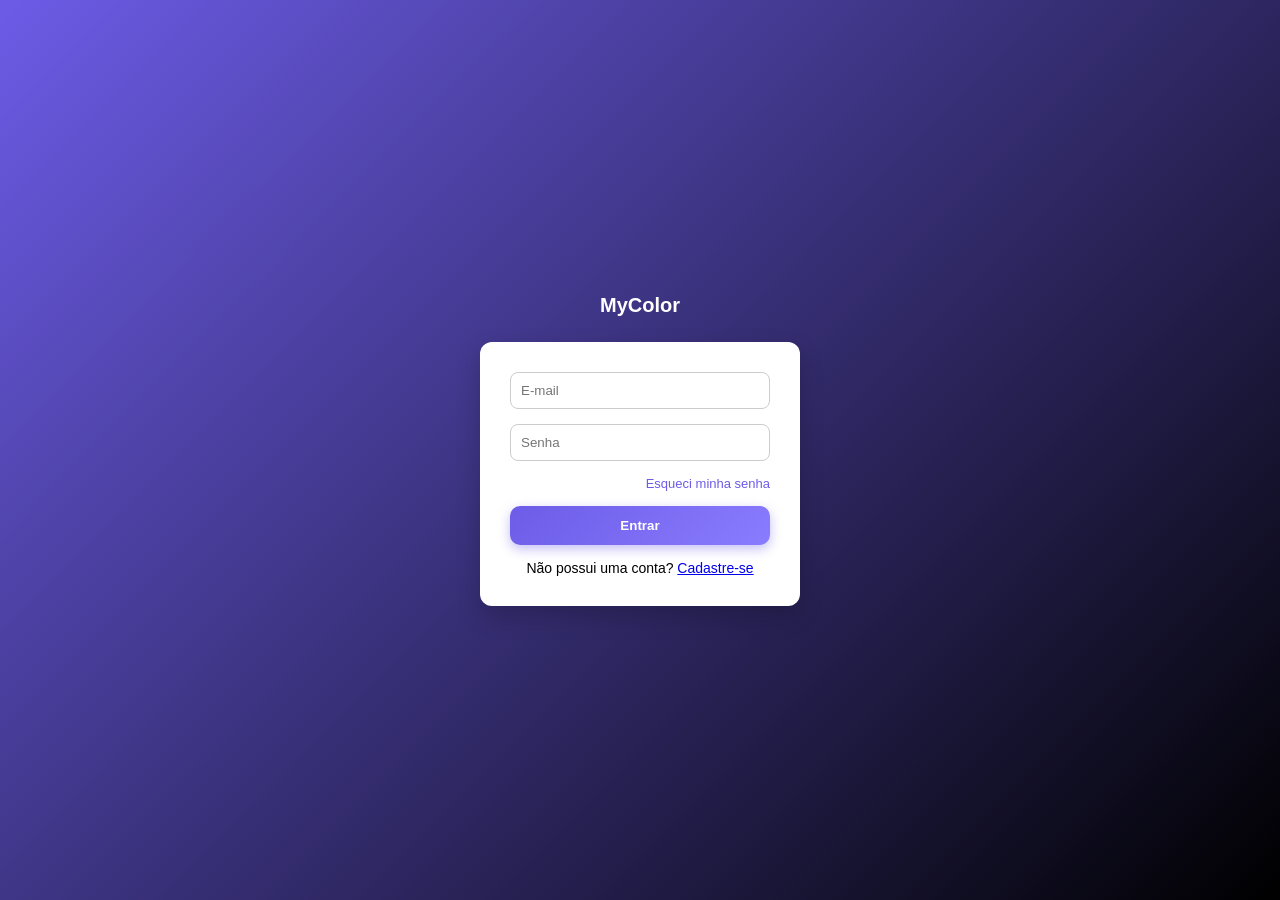
<file: index.html>
<!DOCTYPE html>
<html lang="pt-br">
<head>
<meta charset="UTF-8">
<title>MyColor - Paletas</title>
<link rel="stylesheet" href="css/style.css">

<script>

if(localStorage.getItem("usuarioLogado") !== "true"){
    window.location.href = "login.html";
}
</script>

</head>
<body>

<header class="topo">
    <div class="logo-area">
        <div class="logo-icon"></div>
        <h2 class="logo">MyColor</h2>
    </div>

    <nav class="menu">
        <a href="index.html" class="ativo">Paletas</a>
        <a href="fabrica-layout.html">Fábrica de layouts</a>
    </nav>

    <a href="#" class="menu-icon" onclick="logout()">X</a>
</header>

<section class="hero">
    <h1>Encontre a paleta ideal para seu projeto</h1>
    <p>Gere, explore e analise combinações de cores para interfaces de layouts.</p>
</section>

<main class="paletas-container">

   
    <div class="paleta-card">
        <h3>Paleta Corporativa Azul</h3>
        <div class="grupo-paletas">
            <div class="linha">
                <span style="background:#0D1B2A"></span>
                <span style="background:#1B263B"></span>
                <span style="background:#415A77"></span>
                <span style="background:#778DA9"></span>
                <span style="background:#E0E1DD"></span>
            </div>
        </div>
        <button class="btn-analisar" data-index="0">Analisar</button>
    </div>

    <div class="paleta-card">
        <h3>Paleta Escura Moderna</h3>
        <div class="grupo-paletas">
            <div class="linha">
                <span style="background:#191D32"></span>
                <span style="background:#282F44"></span>
                <span style="background:#453A49"></span>
                <span style="background:#6D3B47"></span>
                <span style="background:#F14068"></span>
            </div>
        </div>
        <button class="btn-analisar" data-index="1">Analisar</button>
    </div>

    <div class="paleta-card">
        <h3>Paleta Tech</h3>
        <div class="grupo-paletas">
            <div class="linha">
                <span style="background:#001B79"></span>
                <span style="background:#003CFF"></span>
                <span style="background:#00CFFF"></span>
                <span style="background:#00F5D4"></span>
                <span style="background:#90E0EF"></span>
            </div>
        </div>
        <button class="btn-analisar" data-index="2">Analisar</button>
    </div>

    <div class="paleta-card">
        <h3>Paleta Criativa</h3>
        <div class="grupo-paletas">
            <div class="linha">
                <span style="background:#FF0075"></span>
                <span style="background:#8338EC"></span>
                <span style="background:#FFBE0B"></span>
                <span style="background:#06D6A0"></span>
                <span style="background:#EF476F"></span>
            </div>
        </div>
        <button class="btn-analisar" data-index="3">Analisar</button>
    </div>

    
    <div class="paleta-card" style="display:flex; align-items:center; justify-content:center; min-height:280px; border:2px dashed #64748b; background:rgba(255,255,255,0.05);">
        <button onclick="abrirModalNovaPaleta()" style="background:none; border:none; font-size:80px; color:#64748b; cursor:pointer;">+</button>
    </div>

</main>

<div class="chat-btn" onclick="abrirChat()">💬</div>

<div class="chat-overlay" id="chat">
    <div class="chat-box">
        <span class="fechar" onclick="fecharChat()">✖</span>
        <div class="chat-mensagens"></div>
        <div class="chat-input">
            <input type="text" placeholder="Digite sua mensagem...">
            <button>Enviar</button>
        </div>
    </div>
</div>

<div class="modal-overlay" id="modalNovaPaleta">
    <div class="modal-content" style="max-width:560px;">
        <span class="fechar-modal" onclick="fecharModalNovaPaleta()">✖</span>
        <h2>Criar Nova Paleta</h2>
        
        <div style="margin:15px 0;">
            <input type="text" id="inputNovaCor" placeholder="#HEX" maxlength="7" style="width:180px; padding:10px;">
            <button onclick="adicionarCorPorHex()">OK</button>
        </div>
        
        <div id="novaPaletaCores" style="display:flex; gap:12px; flex-wrap:wrap; margin:20px 0; min-height:140px;"></div>
        
        <div class="modal-acoes">
            <button class="btn-primary" onclick="aplicarNovaNaFabrica()">Aplicar na Fábrica</button>
        </div>
    </div>
</div>


<div class="modal-overlay" id="modalAnalisar">
    <div class="modal-content">
        <span class="fechar-modal" onclick="fecharModal()">✖</span>
        <h2 id="modal-titulo">Nome da Paleta</h2>
        <div class="modal-paleta-grande" id="modal-cores"></div>
        <div class="modal-info">
            <div class="info-item"><strong>Harmonia:</strong> <span id="modal-harmonia"></span></div>
            <div class="info-item"><strong>Nível de Contraste:</strong> <span id="modal-contraste"></span></div>
        </div>
        <div class="modal-psicologia">
            <h3>Psicologia das Cores</h3>
            <p id="modal-psicologia"></p>
        </div>
        <div class="modal-acoes">
            <button class="btn-primary" onclick="aplicarNaFabrica()">Aplicar na Fábrica de Layouts</button>
        </div>
    </div>
</div>

<div class="chat-btn" onclick="abrirChat()">💬</div>


<div class="chat-overlay" id="chat">
    <div class="chat-box">
        <span class="fechar" onclick="fecharChat()">✖</span>
        <div class="chat-mensagens"></div>
        <div class="chat-input">
            <input type="text" placeholder="Digite sua mensagem...">
            <button>Enviar</button>
        </div>
    </div>
</div>

<script>
function abrirChat(){
    document.getElementById("chat").style.display = "flex";
}
function fecharChat(){
    document.getElementById("chat").style.display = "none";
}
function logout(){
    localStorage.removeItem("usuarioLogado");
    window.location.href = "login.html";
}
</script>
<script src="js/chat.js"></script>

<script>
function abrirChat(){ document.getElementById("chat").style.display = "flex"; }
function fecharChat(){ document.getElementById("chat").style.display = "none"; }
function logout(){ localStorage.removeItem("usuarioLogado"); window.location.href = "login.html"; }


const paletas = {
    0: { nome: "Paleta Corporativa Azul", harmonia: "Análoga + Complementar", contraste: "Excelente", psicologia: "Transmite confiança, profissionalismo e estabilidade.", cores: ["#0D1B2A", "#1B263B", "#415A77", "#778DA9", "#E0E1DD", "#3A86FF"] },
    1: { nome: "Paleta Escura Moderna", harmonia: "Complementar", contraste: "Muito Alto", psicologia: "Moderna, sofisticada e ousada.", cores: ["#191D32", "#282F44", "#453A49", "#6D3B47", "#F14068"] },
    2: { nome: "Paleta Tech", harmonia: "Triádica", contraste: "Alto", psicologia: "Inovação, futuro e energia.", cores: ["#001B79", "#003CFF", "#00CFFF", "#00F5D4", "#90E0EF"] },
    3: { nome: "Paleta Criativa", harmonia: "Análoga Vibrante", contraste: "Bom", psicologia: "Criatividade, alegria e dinamismo.", cores: ["#FF0075", "#8338EC", "#FFBE0B", "#06D6A0", "#EF476F"] }
};

let coresNovaPaleta = ["#3A86FF", "#8338EC", "#FFBE0B", "#06D6A0"];

function abrirModal(index) {
    const paleta = paletas[index];
    document.getElementById("modal-titulo").textContent = paleta.nome;
    document.getElementById("modal-harmonia").textContent = paleta.harmonia;
    document.getElementById("modal-contraste").textContent = paleta.contraste;
    document.getElementById("modal-psicologia").textContent = paleta.psicologia;

    let coresHTML = "";
    paleta.cores.forEach(cor => {
        coresHTML += `<div class="cor-item" style="background:${cor}" onclick="copiarCor('${cor}')"><span>${cor}</span></div>`;
    });
    document.getElementById("modal-cores").innerHTML = coresHTML;
    document.getElementById("modalAnalisar").style.display = "flex";
}

function fecharModal() {
    document.getElementById("modalAnalisar").style.display = "none";
}

function copiarCor(cor) {
    navigator.clipboard.writeText(cor).then(() => alert("✅ Cor " + cor + " copiada!"));
}

function aplicarNaFabrica() {
    let cores = [];
    document.querySelectorAll("#modal-cores .cor-item span").forEach(span => cores.push(span.textContent.trim()));
    localStorage.setItem("paletaSelecionada", JSON.stringify({nome: document.getElementById("modal-titulo").textContent, cores}));
    fecharModal();
    window.location.href = "fabrica-layout.html";
}

function abrirModalNovaPaleta() {
    coresNovaPaleta = ["#3A86FF", "#8338EC", "#FFBE0B", "#06D6A0"];
    document.getElementById("modalNovaPaleta").style.display = "flex";
    renderizarNovaPaleta();
}

function fecharModalNovaPaleta() {
    document.getElementById("modalNovaPaleta").style.display = "none";
}

function renderizarNovaPaleta() {
    const container = document.getElementById("novaPaletaCores");
    container.innerHTML = "";
    coresNovaPaleta.forEach((cor, i) => {
        const div = document.createElement("div");
        div.style.cssText = `background:${cor}; width:110px; height:110px; border-radius:12px; position:relative;`;
        div.innerHTML = `
            <span style="position:absolute; bottom:6px; left:6px; background:rgba(0,0,0,0.7); color:white; padding:2px 6px; font-size:11px; border-radius:4px;">${cor}</span>
            <span onclick="removerCorNova(${i}); event.stopImmediatePropagation();" style="position:absolute; top:6px; right:6px; background:#ef4444; color:white; width:22px; height:22px; border-radius:50%; display:flex; align-items:center; justify-content:center; font-size:14px; cursor:pointer;">🗑</span>
        `;
        container.appendChild(div);
    });
}

function removerCorNova(index) {
    if (coresNovaPaleta.length > 3) {
        coresNovaPaleta.splice(index, 1);
        renderizarNovaPaleta();
    } else {
        alert("A paleta deve ter pelo menos 3 cores.");
    }
}

function adicionarCorPorHex() {
    let hex = document.getElementById("inputNovaCor").value.trim().toUpperCase();
    if (!/^#[0-9A-F]{6}$/.test(hex)) {
        alert("HEX inválido! Use formato #RRGGBB");
        return;
    }
    if (!coresNovaPaleta.includes(hex)) {
        coresNovaPaleta.push(hex);
        renderizarNovaPaleta();
    }
    document.getElementById("inputNovaCor").value = "";
}

function salvarPaletaPersonalizada() {
    alert("✅ Paleta salva na sua biblioteca!");
    fecharModalNovaPaleta();
}

function aplicarNovaNaFabrica() {
    localStorage.setItem("paletaSelecionada", JSON.stringify({nome: "Minha Paleta Personalizada", cores: coresNovaPaleta}));
    fecharModalNovaPaleta();
    window.location.href = "fabrica-layout.html";
}

document.addEventListener("DOMContentLoaded", () => {
    const botoes = document.querySelectorAll(".btn-analisar");
    botoes.forEach(btn => {
        btn.addEventListener("click", () => {
            const index = parseInt(btn.getAttribute("data-index"));
            abrirModal(index);
        });
    });
});
</script>

</body>
</html>
</file>
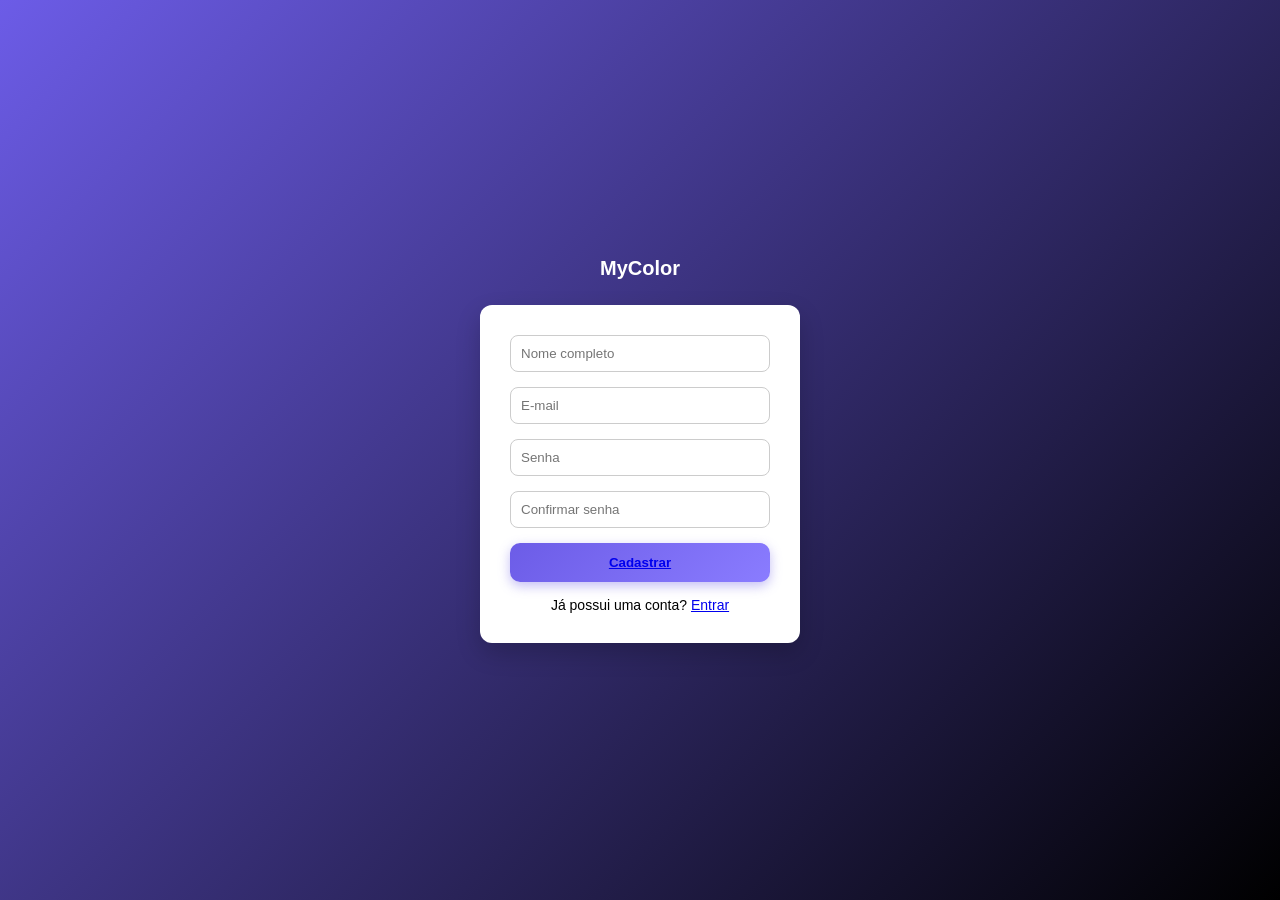
<file: cadastro.html>
<!DOCTYPE html>
<html lang="pt-br">

<head>
<meta charset="UTF-8">
<title>Cadastro - MyColor</title>

<link rel="stylesheet" href="css/style.css">

</head>

<body class="login-body">

<div class="login-container">


<h1 class="logo">MyColor</h1>

<div class="login-box">

<form>

<input type="text" placeholder="Nome completo" required>

<input type="email" placeholder="E-mail" required>

<input type="password" placeholder="Senha" required>

<input type="password" placeholder="Confirmar senha" required>

<button class="btn"><a href="index.html">Cadastrar</a></button>

<p class="cadastro">
Já possui uma conta? <a href="login.html">Entrar</a>
</p>

</form>

</div>

</div>

</body>
</html>
</file>
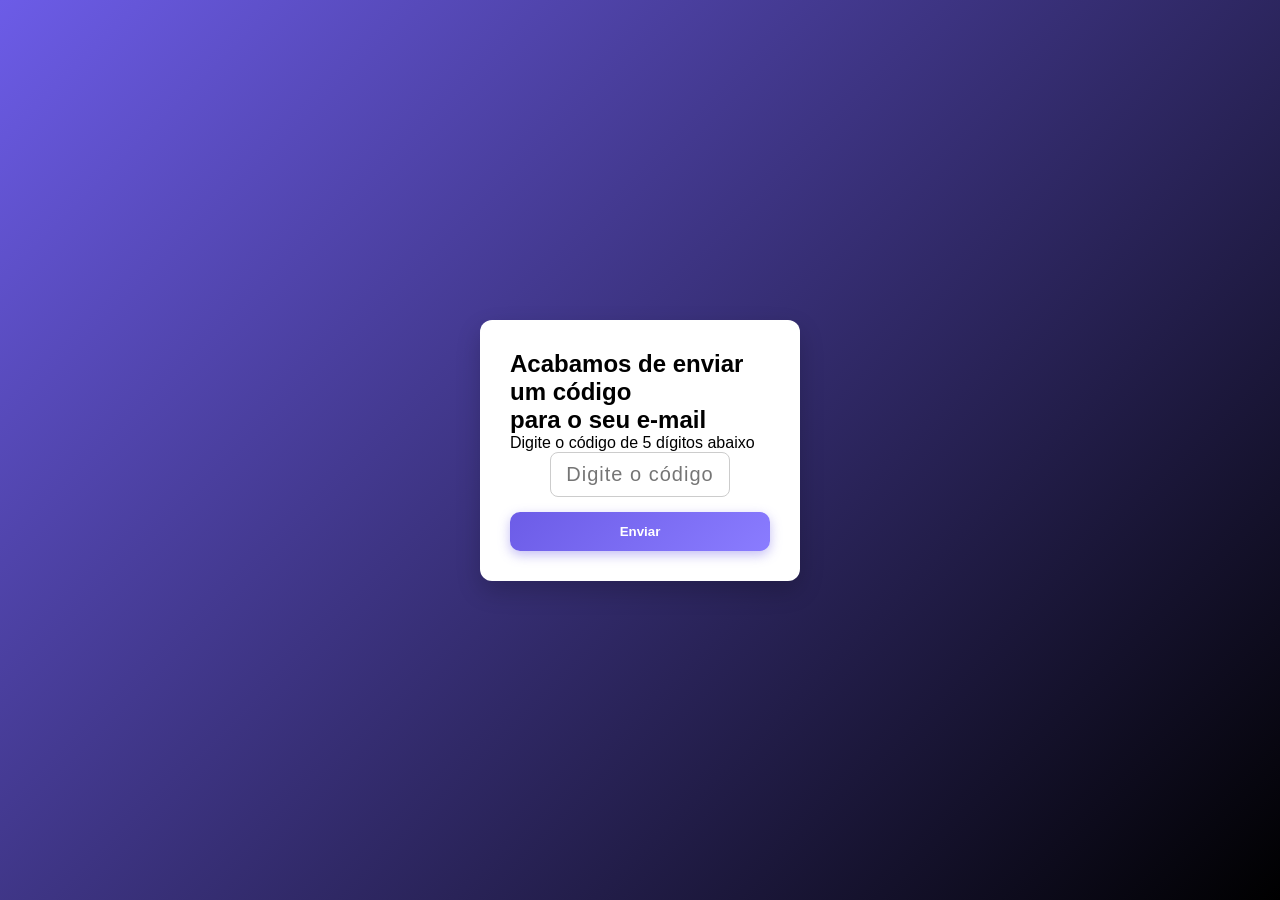
<file: codigo.html>
<!DOCTYPE html>
<html lang="pt-br">

<head>
<meta charset="UTF-8">
<title>Código</title>
<link rel="stylesheet" href="css/style.css">
</head>

<body class="login-body">

<div class="login-container">
<div class="login-box">

<h2 class="titulo">
Acabamos de enviar um código<br>
para o seu e-mail
</h2>

<p class="descricao">
Digite o código de 5 dígitos abaixo
</p>

<div class="codigo-container">
<input 
type="text" 
placeholder="Digite o código" 
maxlength="5" 
pattern="\d{5}" 
inputmode="numeric"
required
>
</div>

<form action="nova-senha.html">
<button class="btn">Enviar</button>
</form>

</div>
</div>

</body>
</html>
</file>
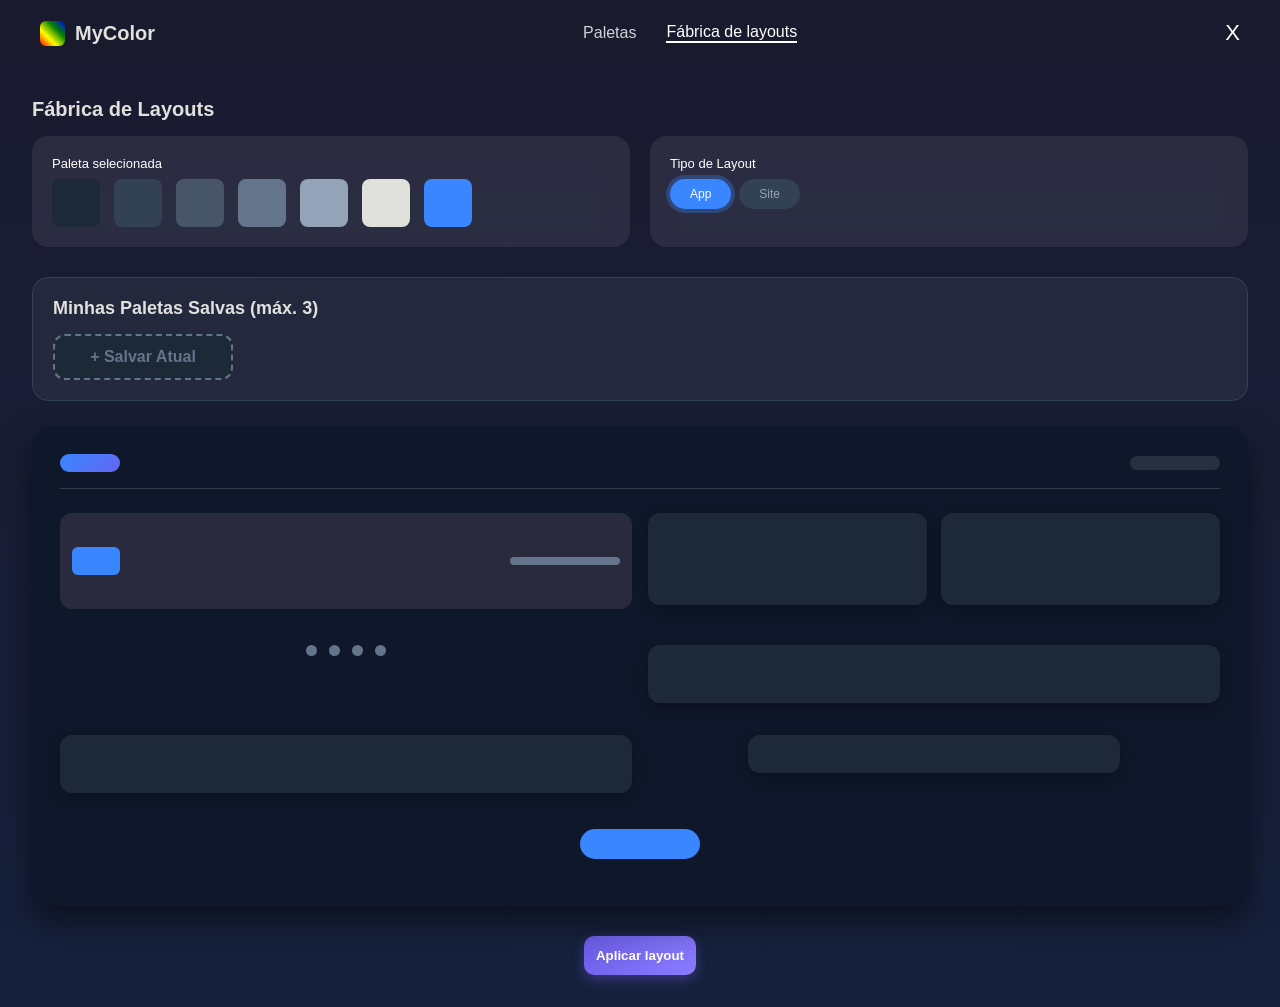
<file: fabrica-layout.html>
<!DOCTYPE html>
<html lang="pt-br">
<head>
<meta charset="UTF-8">
<title>Fábrica de Layouts - MyColor</title>
<link rel="stylesheet" href="css/style.css">
<style>

body {
    background: linear-gradient(180deg, #1a1a2e 0%, #16213e 100%);
    color: #e0e1dd;
}

.container { max-width: 1280px; margin: 0 auto; padding: 2rem; }



</style>
</head>

<body>

<header class="topo">
    <div class="logo-area">
        <div class="logo-icon"></div>
        <h2 class="logo">MyColor</h2>
    </div>

    <nav class="menu">
        <a href="index.html">Paletas</a>
        <a href="fabrica-layout.html" class="ativo">Fábrica de layouts</a>
    </nav>

    <a href="#" class="menu-icon" onclick="logout()">X</a>
</header>

<main class="container">
    <h2>Fábrica de Layouts</h2>

    <div class="painel-topo">
        <div class="box">
            <p>Paleta selecionada</p>
            <div class="paleta-fixa" id="paletaAtual"></div>
        </div>

        <div class="box">
            <p>Tipo de Layout</p>
            <div class="botoes-tipo">
                <button id="btn-app" class="ativo" onclick="mudarLayout('app')">App</button>
                <button id="btn-site" onclick="mudarLayout('site')">Site</button>
            </div>
        </div>
    </div>

    
    <div class="minhas-paletas">
        <h3>Minhas Paletas Salvas (máx. 3)</h3>
        <div class="paletas-salvas-container" id="paletasSalvasContainer"></div>
    </div>

    <div class="preview" id="previewContainer">
        <div class="preview-header">
            <div class="logo-mini"></div>
            <div class="menu-mini"></div>
        </div>
        <div class="preview-body app" id="previewBody"></div>
        <div class="preview-footer">
            <div class="btn-mini"></div>
        </div>
    </div>

    <div class="acao">
        <button class="btn-aplicar" onclick="abrirModalLayout()">Aplicar layout</button>
    </div>
</main>


<div class="modal-layout" id="modalLayout">
    <div class="modal-content-layout">
        <span class="fechar-modal-layout" onclick="fecharModalLayout()">✖</span>

        <div class="modal-header">
            <h2>Personalizar Layout</h2>
        </div>

        <div style="display: flex; gap: 24px;">
            <div class="layout-preview" id="layoutPreviewModal">
                <div class="layout-header">
                    <div class="logo-area-header">
                        <div class="logo-quadrado" data-id="logo" onclick="selecionarElemento(this)">MC</div>
                        <div class="logo-texto" data-id="logo-texto" onclick="selecionarElemento(this)">MyColor</div>
                    </div>
                    <div class="menu-mini" data-id="menu" onclick="selecionarElemento(this)">
                        <div></div><div></div><div></div>
                    </div>
                </div>

                
                <div id="modalLayoutBody" class="layout-body"></div>
            </div>

            
            <div class="paleta-lateral">
                <h4>Paleta Atual</h4>
                <div id="paletaModal"></div>
            </div>
        </div>

        <div style="text-align:center; margin-top: 24px; color:#94a3b8; font-size:14px;">
            Clique em uma área do layout → Depois clique em uma cor
        </div>
    </div>
</div>

<script>
let paletaAtual = ["#1e2937", "#334155", "#475569", "#64748b", "#94a3b8", "#e0e1dd", "#3a86ff"];
let elementoSelecionado = null;
let paletasSalvas = [];
let layoutAtual = 'app';

function carregarPaletasSalvas() {
    const salvas = localStorage.getItem("paletasSalvas");
    if (salvas) paletasSalvas = JSON.parse(salvas);
    renderizarPaletasSalvas();
}

function salvarPaleta() {
    if (paletasSalvas.length >= 3) {
        alert("Você já atingiu o máximo de 3 paletas salvas.");
        return;
    }
    const nome = prompt("Nome da paleta:", `Paleta ${paletasSalvas.length + 1}`);
    if (!nome) return;
    paletasSalvas.push({ nome: nome, cores: [...paletaAtual] });
    localStorage.setItem("paletasSalvas", JSON.stringify(paletasSalvas));
    renderizarPaletasSalvas();
}

function removerPaleta(index) {
    if (confirm("Remover esta paleta?")) {
        paletasSalvas.splice(index, 1);
        localStorage.setItem("paletasSalvas", JSON.stringify(paletasSalvas));
        renderizarPaletasSalvas();
    }
}

function selecionarPaletaSalva(index) {
    paletaAtual = [...paletasSalvas[index].cores];
    atualizarPaletaVisual();
    alert(`✅ Paleta "${paletasSalvas[index].nome}" carregada!`);
}

function renderizarPaletasSalvas() {
    const container = document.getElementById("paletasSalvasContainer");
    container.innerHTML = "";

    paletasSalvas.forEach((paleta, index) => {
        const card = document.createElement("div");
        card.className = "paleta-salva-card";
        card.innerHTML = `
            <div class="delete-btn" onclick="event.stopImmediatePropagation(); removerPaleta(${index})">×</div>
            <div class="paleta-mini">
                ${paleta.cores.slice(0,5).map(cor => `<span style="background:${cor}"></span>`).join('')}
            </div>
            <p>${paleta.nome}</p>
        `;
        card.onclick = () => selecionarPaletaSalva(index);
        container.appendChild(card);
    });

    if (paletasSalvas.length < 3) {
        const addBtn = document.createElement("div");
        addBtn.className = "paleta-salva-card";
        addBtn.style.border = "2px dashed #64748b";
        addBtn.style.display = "flex";
        addBtn.style.alignItems = "center";
        addBtn.style.justifyContent = "center";
        addBtn.style.color = "#64748b";
        addBtn.innerHTML = `<strong>+ Salvar Atual</strong>`;
        addBtn.onclick = salvarPaleta;
        container.appendChild(addBtn);
    }
}

function atualizarPaletaVisual() {
    const container = document.getElementById("paletaAtual");
    container.innerHTML = "";
    paletaAtual.forEach(cor => {
        const span = document.createElement("span");
        span.style.background = cor;
        span.style.width = "48px";
        span.style.height = "48px";
        span.style.borderRadius = "8px";
        span.style.marginRight = "8px";
        span.onclick = () => copiarCor(cor);
        container.appendChild(span);
    });
}

function abrirModalLayout() {
    document.getElementById("modalLayout").style.display = "flex";
    carregarPaletaNoModal();
    atualizarModalLayoutBody(); 
}

function carregarPaletaNoModal() {
    const container = document.getElementById("paletaModal");
    container.innerHTML = "";
    paletaAtual.forEach(cor => {
        const span = document.createElement("span");
        span.style.background = cor;
        span.onclick = () => aplicarCor(cor);
        container.appendChild(span);
    });
}

function selecionarElemento(el) {
    document.querySelectorAll('.layout-preview *').forEach(e => e.classList.remove('selecionado'));
    el.classList.add('selecionado');
    elementoSelecionado = el;
}

function aplicarCor(cor) {
    if (!elementoSelecionado) {
        alert("Selecione primeiro uma área do layout.");
        return;
    }
    elementoSelecionado.style.backgroundColor = cor;
}

function fecharModalLayout() {
    document.getElementById("modalLayout").style.display = "none";
    elementoSelecionado = null;
}

function copiarCor(cor) {
    navigator.clipboard.writeText(cor).then(() => alert("✅ Cor copiada: " + cor));
}

function logout(){
    localStorage.removeItem("usuarioLogado");
    window.location.href = "login.html";
}

function mudarLayout(tipo) {
    layoutAtual = tipo;
    
    document.querySelectorAll('.botoes-tipo button').forEach(btn => {
        btn.classList.toggle('ativo', btn.id === `btn-${tipo}`);
    });

    const previewBody = document.getElementById("previewBody");
    previewBody.className = `preview-body ${tipo}`;

    if (tipo === 'app') {
        previewBody.innerHTML = `
            <div style="background:#2a2a3e; padding:12px; border-radius:12px; display:flex; justify-content:space-between; align-items:center; margin-bottom:20px;">
                <div style="width:48px; height:28px; background:#3a86ff; border-radius:6px;"></div>
                <div style="width:110px; height:8px; background:#64748b; border-radius:9999px;"></div>
            </div>
            <div style="display:flex; gap:14px; margin-bottom:24px;">
                <div class="card-mini" style="flex:1; height:92px; background:#1e2937;"></div>
                <div class="card-mini" style="flex:1; height:92px; background:#1e2937;"></div>
            </div>
            <div style="display:flex; gap:12px; justify-content:center; margin-bottom:28px;">
                <div style="width:11px; height:11px; background:#64748b; border-radius:50%;"></div>
                <div style="width:11px; height:11px; background:#64748b; border-radius:50%;"></div>
                <div style="width:11px; height:11px; background:#64748b; border-radius:50%;"></div>
                <div style="width:11px; height:11px; background:#64748b; border-radius:50%;"></div>
            </div>
            <div class="card-mini" style="height:58px; margin-bottom:16px; background:#1e2937;"></div>
            <div class="card-mini" style="height:58px; margin-bottom:16px; background:#1e2937;"></div>
            <div class="card-mini" style="height:38px; width:65%; margin:0 auto; background:#1e2937;"></div>
        `;
    } else if (tipo === 'site') {
        previewBody.innerHTML = `
            <div style="background:#1e2937; height: 120px; border-radius: 12px; margin-bottom: 20px;"></div>
            <div style="display: grid; grid-template-columns: 2fr 1fr; gap: 20px;">
                <div class="card-mini" style="height: 180px; background:#334155;"></div>
                <div style="display: flex; flex-direction: column; gap: 16px;">
                    <div class="card-mini" style="height: 80px; background:#475569;"></div>
                    <div class="card-mini" style="height: 80px; background:#475569;"></div>
                </div>
            </div>
            <div class="card-mini" style="height: 90px; margin-top: 20px; background:#1e2937;"></div>
        `;
    } else {
        previewBody.innerHTML = `<div class="card-mini" style="height:180px; background:#1e2937;"></div>`;
    }
}

function atualizarModalLayoutBody() {
    const body = document.getElementById("modalLayoutBody");
    body.innerHTML = "";

    if (layoutAtual === 'app') {
        body.innerHTML = `
            <div class="layout-body" style="flex-direction: column; gap: 18px; background:#1a1a2e; padding:16px; border-radius:12px;">
                <div data-id="barra-superior" onclick="selecionarElemento(this)" style="background:#3a86ff; height: 32px; border-radius: 9999px; margin-bottom: 18px; width: 65%; margin-left: auto; margin-right: auto;"></div>
                <div style="display: flex; gap: 14px; align-items: center;">
                    <div class="card-principal" data-id="principal" onclick="selecionarElemento(this)" style="flex: 1; height: 110px;"><strong>Card Principal (Destaque)</strong></div>
                    <div class="card-secundario" data-id="secundario" onclick="selecionarElemento(this)" style="flex: 1; height: 110px;"><strong>Card Secundário</strong></div>
                    <div data-id="seta-direita" onclick="selecionarElemento(this)" style="width: 32px; height: 32px; background: #64748b; border-radius: 50%; display: flex; align-items: center; justify-content: center; color: white; font-size: 20px; flex-shrink: 0;">›</div>
                </div>
                <div style="display: flex; gap: 10px; justify-content: center; margin: 12px 0;">
                    <div data-id="dot1" onclick="selecionarElemento(this)" style="width: 11px; height: 11px; background: #64748b; border-radius: 50%;"></div>
                    <div data-id="dot2" onclick="selecionarElemento(this)" style="width: 11px; height: 11px; background: #64748b; border-radius: 50%;"></div>
                    <div data-id="dot3" onclick="selecionarElemento(this)" style="width: 11px; height: 11px; background: #64748b; border-radius: 50%;"></div>
                    <div data-id="dot4" onclick="selecionarElemento(this)" style="width: 11px; height: 11px; background: #64748b; border-radius: 50%;"></div>
                </div>
                <div class="info-adicional" data-id="info1" onclick="selecionarElemento(this)" style="height: 68px;"><strong>Informações Adicionais / Detalhes</strong></div>
                <div class="info-adicional" data-id="info2" onclick="selecionarElemento(this)" style="height: 68px;"><strong>Informações Adicionais / Detalhes</strong></div>
                <div data-id="barra-inferior" onclick="selecionarElemento(this)" style="background:#3a86ff; height: 32px; border-radius: 9999px; width: 45%; margin: 0 auto;"></div>
            </div>
        `;
    } else if (layoutAtual === 'site') {
        body.innerHTML = `
            <div class="layout-body" style="flex-direction: column; gap: 20px; background:#1a1a2e; padding:20px; border-radius:12px;">
                <div data-id="hero-banner" onclick="selecionarElemento(this)" style="height: 160px; background: linear-gradient(90deg, #3a86ff, #6366f1); border-radius: 12px; display: flex; align-items: center; justify-content: center; color: white; font-size: 18px;">
                    <strong>Banner Principal / Hero</strong>
                </div>
                <div style="display: grid; grid-template-columns: repeat(3, 1fr); gap: 16px;">
                    <div class="card-principal" data-id="principal1" onclick="selecionarElemento(this)" style="height: 140px;"><strong>Card 1</strong></div>
                    <div class="card-principal" data-id="principal2" onclick="selecionarElemento(this)" style="height: 140px;"><strong>Card 2</strong></div>
                    <div class="card-principal" data-id="principal3" onclick="selecionarElemento(this)" style="height: 140px;"><strong>Card 3</strong></div>
                </div>
                <div class="info-adicional" data-id="info-principal" onclick="selecionarElemento(this)" style="height: 110px;"><strong>Conteúdo Principal / Seção Grande</strong></div>
                <div class="botoes-acao" style="margin-top: 10px;">
                    <button class="btn-acao-principal" data-id="botao-principal" onclick="selecionarElemento(this)">Ação Principal</button>
                    <button class="btn-cancelar" data-id="botao-secundario" onclick="selecionarElemento(this)">Secundário</button>
                </div>
            </div>
        `;
    }
}

window.onload = () => {
    carregarPaletasSalvas();
    atualizarPaletaVisual();
    mudarLayout("app");
    
    const paletaSalva = localStorage.getItem("paletaSelecionada");
    if (paletaSalva) {
        const paleta = JSON.parse(paletaSalva);
        if (paleta.cores) {
            paletaAtual = paleta.cores.slice(0, 7);
            atualizarPaletaVisual();
        }
    }
};
</script>
</body>
</html>
</file>
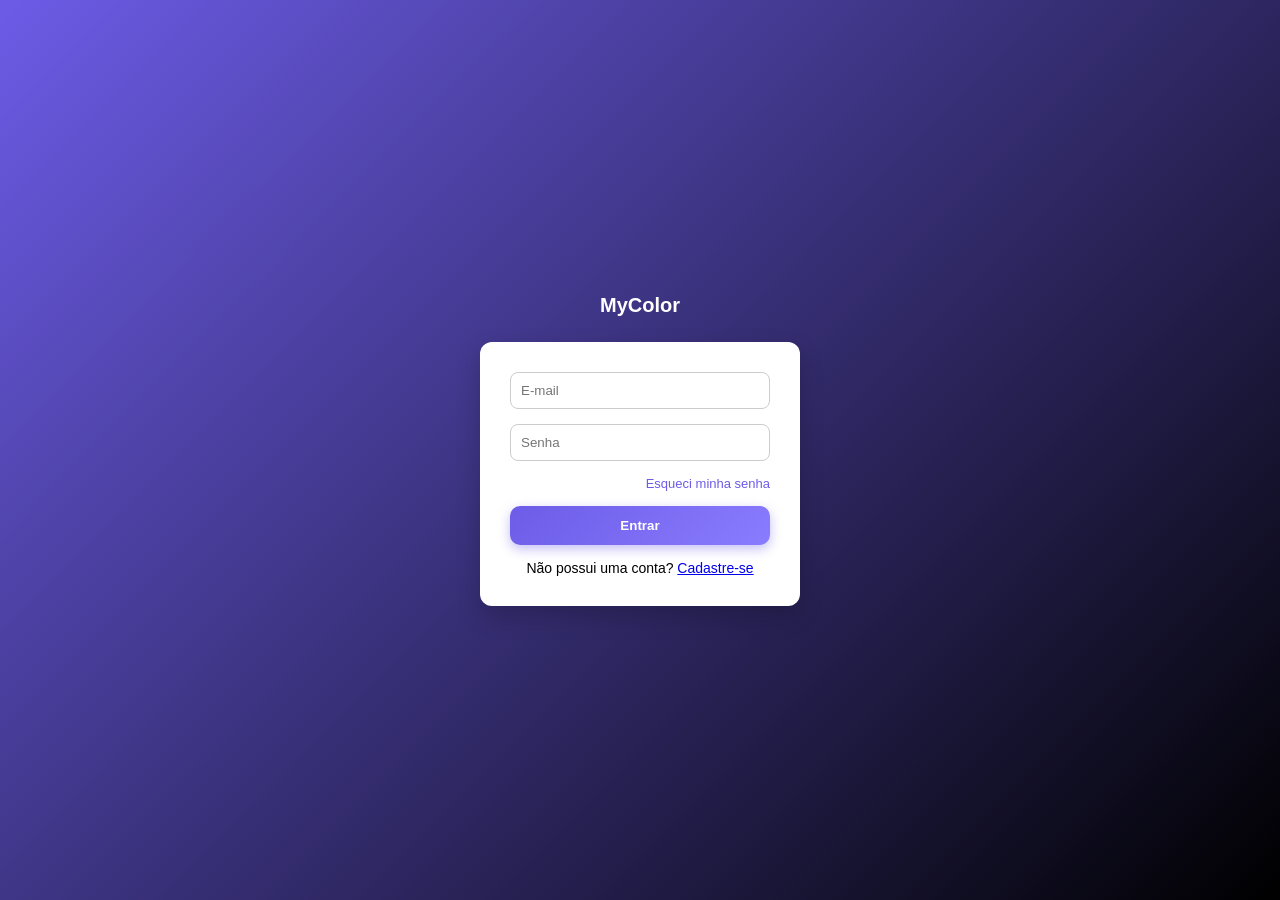
<file: login.html>
<!DOCTYPE html>
<html lang="pt-br">

<head>
<meta charset="UTF-8">
<title>Login - MyColor</title>
<link rel="stylesheet" href="css/style.css">
</head>

<body class="login-body">

<div class="login-container">

<h1 class="logo">MyColor</h1>

<div class="login-box">

<form onsubmit="login(event)">

<input type="email" id="email" placeholder="E-mail" required>

<input type="password" id="senha" placeholder="Senha" required>

<div class="links">
<a href="recuperar.html">Esqueci minha senha</a>
</div>

<button type="submit" class="btn">Entrar</button>

<p class="cadastro">
Não possui uma conta? <a href="cadastro.html">Cadastre-se</a>
</p>

</form>

</div>

</div>

<script>
function login(e){
e.preventDefault();

let email = document.getElementById("email").value;
let senha = document.getElementById("senha").value;

/* LOGIN SIMPLES */
if(email === "admin@email.com" && senha === "123456"){

    localStorage.setItem("usuarioLogado", "true");

    window.location.href = "index.html";

}else{
    alert("Email ou senha incorretos");
}
}
</script>

</body>
</html>
</file>
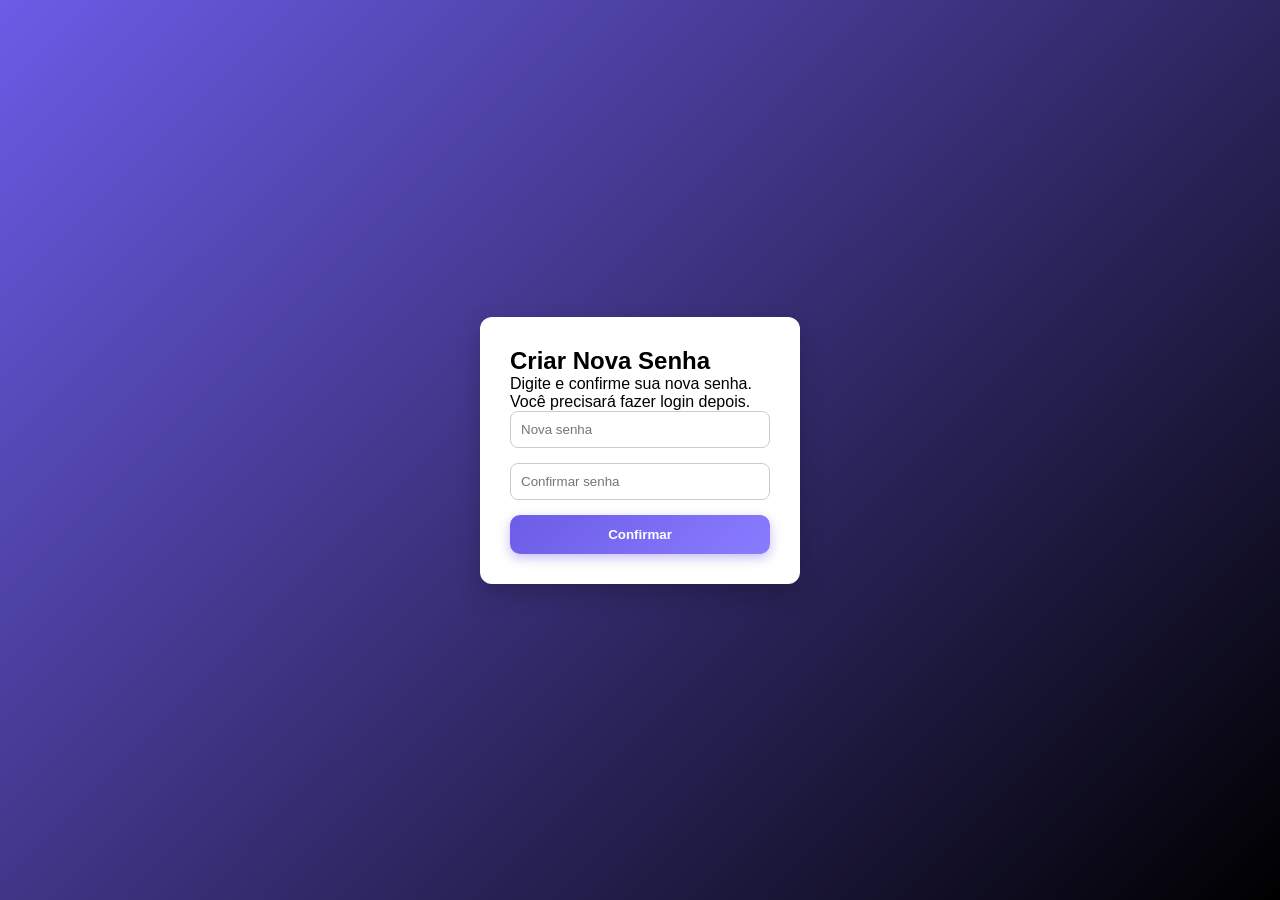
<file: nova-senha.html>
<!DOCTYPE html>
<html lang="pt-br">

<head>
<meta charset="UTF-8">
<title>Nova senha</title>
<link rel="stylesheet" href="css/style.css">
</head>

<body class="login-body">

<div class="login-container">
<div class="login-box">

<h2 class="titulo">Criar Nova Senha</h2>

<p class="descricao">
Digite e confirme sua nova senha.<br>
Você precisará fazer login depois.
</p>

<form action="index.html">

<input type="password" placeholder="Nova senha" required>

<input type="password" placeholder="Confirmar senha" required>

<button class="btn">Confirmar</button>

</form>

</div>
</div>

</body>
</html>
</file>
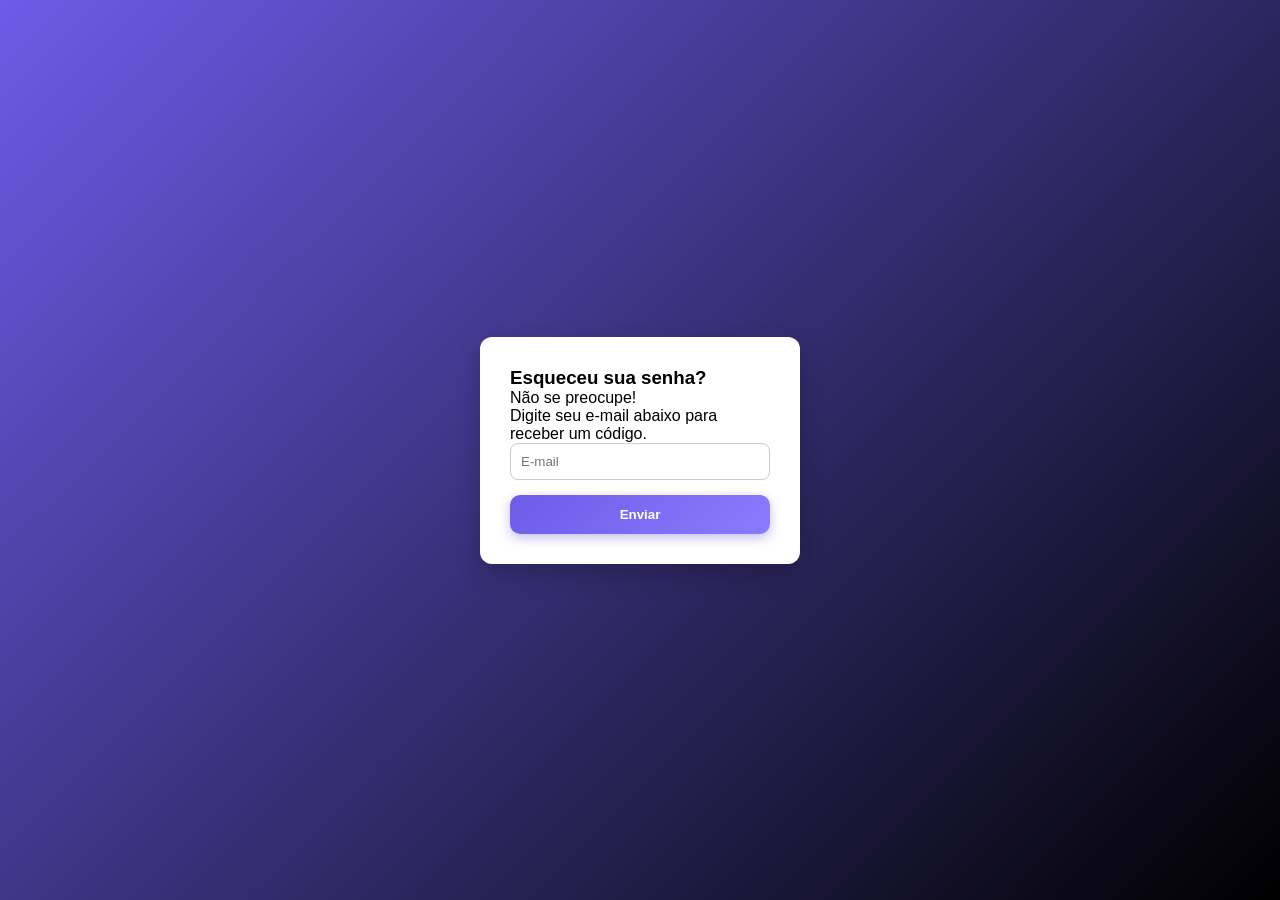
<file: recuperar.html>
<!DOCTYPE html>
<html lang="pt-br">
<head>
<meta charset="UTF-8">
<title>Recuperar Senha</title>
<link rel="stylesheet" href="css/style.css">
</head>

<body class="login-body">

<div class="login-container">

    
    <div class="login-box">

        <h3 class="titulo">Esqueceu sua senha?</h3>

        <p class="descricao">
            Não se preocupe!<br>
            Digite seu e-mail abaixo para receber um código.
        </p>

        <form action="codigo.html">
            <input type="email" placeholder="E-mail">

            <button class="btn">Enviar</button>
        </form>

    </div>

</div>

</body>
</html>
</file>
<file: css/style.css>
*{
margin:0;
padding:0;
box-sizing:border-box;
font-family:Arial, Helvetica, sans-serif;
}


body{
background:linear-gradient(135deg, #1a1f4d, #6a5ad1);
color:white;
}


.topo{
display:flex;
justify-content:space-between;
align-items:center;
padding:20px 40px;
}

.logo{
font-size:20px;
font-weight:bold;
}

.logo-area{
display:flex;
align-items:center;
gap:10px;
}

.logo-icon{
width:25px;
height:25px;
background:linear-gradient(45deg, red, yellow, green, blue);
border-radius:6px;
}

.menu{
display:flex;
align-items:center;
}

.menu a{
margin:0 15px;
color:white;
text-decoration:none;
opacity:0.8;
transition:0.2s;
}

.menu a:hover{
opacity:1;
}

.menu a.ativo{
opacity:1;
border-bottom:2px solid white;
}

.menu-icon{
font-size:22px;
cursor:pointer;
color:white;
text-decoration:none;
transition:0.2s;
}

.menu-icon:hover{
transform:scale(1.1);
}


.hero{
text-align:center;
margin-top:40px;
}

.hero h1{
font-size:32px;
margin-bottom:10px;
}

.hero p{
opacity:0.8;
margin-bottom:20px;
}

.busca{
display:flex;
justify-content:center;
margin-bottom:10px;
}

.busca input{
width:400px;
padding:12px;
border:none;
border-radius:10px 0 0 10px;
}

.busca button{
border-radius:0 10px 10px 0;
}

.exemplo{
font-size:12px;
opacity:0.7;
}

/* FILTROS */
.filtros{
display:flex;
justify-content:center;
gap:10px;
margin:20px 0;
flex-wrap:wrap;
}

.filtro{
background:rgba(255,255,255,0.2);
padding:10px 15px;
border-radius:10px;
font-size:14px;
}


.paletas-container{
display:grid;
grid-template-columns:repeat(2, 1fr);
gap:25px;
max-width:1000px;
margin:40px auto;
padding:0 20px;
}

.paleta-card{
background:#eaeaea;
color:black;
padding:20px;
border-radius:16px;
box-shadow:0 6px 15px rgba(0,0,0,0.15);
transition:0.2s;
}

.paleta-card:hover{
transform:translateY(-3px);
}

.paleta-card h3{
margin-bottom:15px;
}

.grupo-paletas{
display:flex;
flex-direction:column;
gap:10px;
margin-bottom:15px;
}

.linha{
display:flex;
gap:6px;
}

.linha span{
flex:1;
height:20px;
border-radius:6px;
}


.btn-analisar,
.btn-aplicar,
.busca button,
.login-box button,
.chat-input button{
background:linear-gradient(135deg, #6C5CE7, #8A7CFF);
color:white;
border:none;
border-radius:10px;
padding:12px;
cursor:pointer;
font-weight:bold;
transition:0.25s;
box-shadow:0 4px 12px rgba(108,92,231,0.4);
}

.btn-analisar:hover,
.btn-aplicar:hover,
.busca button:hover,
.login-box button:hover,
.chat-input button:hover{
transform:translateY(-2px);
box-shadow:0 6px 16px rgba(108,92,231,0.6);
}

.btn-analisar:active,
.btn-aplicar:active,
.busca button:active,
.login-box button:active,
.chat-input button:active{
transform:scale(0.97);
}


.container{
max-width:1000px;
margin:30px auto;
padding:0 15px;
}

.container h2{
font-size:20px;
margin-bottom:15px;
}

.painel-topo{
display:flex;
gap:15px;
margin-bottom:15px;
}

.box{
flex:1;
background:#f5f5f5;
padding:12px;
border-radius:10px;
color:black;
}

.box p{
font-size:13px;
margin-bottom:8px;
}

.paleta-fixa{
display:flex;
gap:6px;
}

.paleta-fixa span{
width:28px;
height:28px;
border-radius:6px;
}

.botoes-tipo{
display:flex;
gap:8px;
}

.botoes-tipo button{
padding:6px 12px;
border:none;
border-radius:15px;
background:#ddd;
cursor:pointer;
font-size:12px;
}

.botoes-tipo .ativo{
background:#3A86FF;
color:white;
}

/* PREVIEW */
.preview{
background:#eaeaea;
padding:15px;
border-radius:14px;
margin-bottom:15px;
color:black;
}

.preview-header{
display:flex;
justify-content:space-between;
margin-bottom:10px;
}

.logo-mini{
width:60px;
height:18px;
background:#3A86FF;
border-radius:6px;
}

.menu-mini{
width:90px;
height:14px;
background:#bbb;
border-radius:6px;
}

.preview-body{
display:grid;
grid-template-columns:1fr 1fr;
gap:10px;
margin-bottom:10px;
}

.card-mini{
height:60px;
background:#d1d1d1;
border-radius:10px;
}

.preview-footer{
display:flex;
justify-content:center;
}

.btn-mini{
width:120px;
height:30px;
background:#3A86FF;
border-radius:8px;
}

.acao{
text-align:center;
margin-top:10px;
}


.login-body{
height:100vh;
display:flex;
justify-content:center;
align-items:center;
background:linear-gradient(135deg, #6C5CE7, #000);
}

.login-container{
display:flex;
flex-direction:column;
align-items:center;
gap: 25px;
}

.login-box{
background:white;
padding:30px;
border-radius:12px;
width:320px;
box-shadow:0 10px 25px rgba(0,0,0,0.2);
color:black;
}

.login-box form{
display:flex;
flex-direction:column;
}

.login-box input{
margin-bottom:15px;
border:1px solid #ccc;
padding:10px;
border-radius:8px;
}

.links{
display:flex;
justify-content:flex-end;
margin-bottom:15px;
}

.links a{
font-size:13px;
color:#6C5CE7;
text-decoration:none;
}

.cadastro{
margin-top:15px;
font-size:14px;
text-align:center;
}


input{
border:1px solid #ccc;
border-radius:8px;
padding:10px;
}

input:focus{
outline:none;
border-color:#6C5CE7;
box-shadow:0 0 5px rgba(108,92,231,0.3);
}


.chat-btn{
position:fixed;
bottom:25px;
right:25px;
width:55px;
height:55px;
border-radius:50%;
background:linear-gradient(135deg, #6C5CE7, #8A7CFF);
display:flex;
align-items:center;
justify-content:center;
font-size:22px;
cursor:pointer;
box-shadow:0 6px 15px rgba(0,0,0,0.3);
transition:0.2s;
}

.chat-btn:hover{
transform:scale(1.1);
}

.chat-overlay{
position:fixed;
top:0;
left:0;
width:100%;
height:100%;
background:rgba(0,0,0,0.5);
display:none;
justify-content:center;
align-items:center;
z-index:1000;
}

.chat-box{
width:420px;
height:320px;
background:#1f1f2e;
border-radius:12px;
display:flex;
flex-direction:column;
overflow:hidden;
position:relative;
}

.fechar{
position:absolute;
top:10px;
right:15px;
cursor:pointer;
color:white;
}

.chat-mensagens{
flex:1;
padding:10px;
overflow-y:auto;
}

.msg-bot{
background:#2c2c3a;
padding:8px;
border-radius:8px;
margin-bottom:8px;
max-width:70%;
}

.msg-user{
background:#3A86FF;
padding:8px;
border-radius:8px;
margin-bottom:8px;
max-width:70%;
margin-left:auto;
}

.chat-input{
display:flex;
padding:10px;
background:#2a2a3a;
}

.chat-input input{
flex:1;
background:#3a3a4a;
border:none;
color:white;
padding:8px;
border-radius:6px;
}


.codigo-container{
display:flex;
justify-content:center;
}

.codigo-container input{
width:180px;
text-align:center;
font-size:20px;
letter-spacing:1px;
}


@media(max-width:768px){
.busca input{
width:100%;
}
}

.busca button{
border-radius:0 12px 12px 0;
}


.modal-overlay {
    display: none;
    position: fixed;
    top: 0;
    left: 0;
    width: 100%;
    height: 100%;
    background: rgba(0, 0, 0, 0.85);
    z-index: 1000;
    align-items: center;
    justify-content: center;
}

.modal-content {
    background: #1E1B4B;
    width: 90%;
    max-width: 720px;
    border-radius: 16px;
    padding: 25px;
    position: relative;
    color: white;
    box-shadow: 0 20px 40px rgba(0, 0, 0, 0.6);
}

.fechar-modal {
    position: absolute;
    top: 15px;
    right: 20px;
    font-size: 28px;
    cursor: pointer;
    color: #aaa;
}

.fechar-modal:hover {
    color: white;
}

.modal-paleta-grande {
    display: flex;
    gap: 12px;
    flex-wrap: wrap;
    margin: 25px 0;
}

.cor-item {
    width: 110px;
    height: 110px;
    border-radius: 12px;
    display: flex;
    align-items: flex-end;
    padding: 10px;
    color: white;
    font-size: 13px;
    font-weight: bold;
    text-shadow: 0 1px 3px rgba(0,0,0,0.7);
    cursor: pointer;
    transition: all 0.2s;
}

.cor-item:hover {
    transform: scale(1.08);
    box-shadow: 0 10px 20px rgba(0,0,0,0.4);
}

.modal-info {
    display: flex;
    gap: 30px;
    margin: 20px 0;
    background: rgba(255,255,255,0.08);
    padding: 15px;
    border-radius: 10px;
}

.info-item {
    font-size: 15px;
}

.modal-psicologia {
    background: rgba(255,255,255,0.08);
    padding: 18px;
    border-radius: 10px;
    margin-bottom: 25px;
}

.modal-acoes {
    display: flex;
    gap: 12px;
    flex-wrap: wrap;
}

.btn-primary, .btn-secundario {
    padding: 12px 24px;
    border: none;
    border-radius: 8px;
    font-weight: 600;
    cursor: pointer;
    transition: 0.3s;
}

.btn-primary {
    background: #6366F1;
    color: white;
}

.btn-primary:hover {
    background: #4F46E5;
}

.btn-secundario {
    background: rgba(255,255,255,0.15);
    color: white;
}

.btn-secundario:hover {
    background: rgba(255,255,255,0.25);
}


.filtros {
    display: flex;
    justify-content: center;
    gap: 12px;
    margin: 25px 0;
    flex-wrap: wrap;
    position: relative;
}

.filtro {
    background: rgba(255,255,255,0.2);
    padding: 10px 18px;
    border-radius: 10px;
    font-size: 14px;
    cursor: pointer;
    position: relative;
    user-select: none;
    transition: all 0.2s;
}

.filtro:hover {
    background: rgba(255,255,255,0.3);
    transform: translateY(-1px);
}

.dropdown {
    display: none;
    position: absolute;
    top: 100%;
    left: 0;
    background: #1E1B4B;
    border-radius: 10px;
    margin-top: 8px;
    min-width: 160px;
    box-shadow: 0 10px 20px rgba(0,0,0,0.4);
    z-index: 100;
    padding: 8px 0;
}

.dropdown a {
    display: block;
    padding: 10px 18px;
    color: white;
    text-decoration: none;
    transition: 0.2s;
}

.dropdown a:hover {
    background: rgba(255,255,255,0.15);
}

.filtro.ativo {
    background: #6366F1;
}

#input-hex {
    background: rgba(255,255,255,0.9);
    color: #1E1B4B;
    border: none;
    border-radius: 6px;
    padding: 6px 8px;
    font-family: monospace;
}

.hero-fabrica {
    text-align: center;
    margin: 40px 0 30px;
    padding: 0 20px;
}

.hero-fabrica h1 {
    font-size: 36px;
    margin-bottom: 10px;
}

.hero-fabrica p {
    font-size: 18px;
    opacity: 0.9;
}

.preview {
    background: #0F172A;
    padding: 28px;
    border-radius: 20px;
    margin-bottom: 30px;
    box-shadow: 0 15px 35px rgba(0,0,0,0.5);
    color: white;
    min-height: 480px;
    position: relative;
}

.preview-header {
    display: flex;
    justify-content: space-between;
    align-items: center;
    margin-bottom: 24px;
    padding-bottom: 16px;
    border-bottom: 1px solid rgba(255,255,255,0.15);
}

.logo-mini {
    padding: 8px 16px;
    background: linear-gradient(135deg, #3A86FF, #6366F1);
    border-radius: 10px;
    font-weight: bold;
    font-size: 15px;
    color: white;
}

.menu-mini {
    background: rgba(255,255,255,0.1);
    padding: 6px 14px;
    border-radius: 9999px;
    font-size: 14px;
}

.preview-body {
    display: grid;
    grid-template-columns: 1fr 1fr;
    gap: 16px;
    margin-bottom: 20px;
}

.card-mini {
    background: #1E2937;
    padding: 18px;
    border-radius: 12px;
    font-size: 14px;
    box-shadow: 0 4px 15px rgba(0,0,0,0.3);
    transition: all 0.2s;
}

.card-mini:hover {
    transform: translateY(-3px);
}

.card-mini.principal { background: #334155; }
.card-mini.secundario { background: #475569; }
.card-mini.full { grid-column: 1 / -1; }

.preview-footer {
    text-align: center;
    margin-top: 20px;
}

.btn-mini {
    padding: 14px 36px;
    border-radius: 9999px;
    font-weight: 600;
    background: #3A86FF;
    color: white;
    border: none;
    cursor: pointer;
}


.painel-topo {
    display: flex;
    gap: 20px;
    margin-bottom: 30px;
}

.box {
    flex: 1;
    background: rgba(255,255,255,0.08);
    padding: 20px;
    border-radius: 16px;
    color: white;
    backdrop-filter: blur(10px);
}











































.modal-layout {
    position: fixed;
    inset: 0;
    background: rgba(10, 15, 35, 0.96);
    display: none;
    align-items: center;
    justify-content: center;
    z-index: 1000;
}

.modal-content-layout {
    background: #0f1629;
    width: 94%;
    max-width: 1020px;
    border-radius: 16px;
    padding: 24px;
    position: relative;
    border: 1px solid #334155;
    box-shadow: 0 25px 50px rgba(0,0,0,0.6);
}

.fechar-modal-layout {
    position: absolute;
    top: 20px;
    right: 28px;
    font-size: 32px;
    cursor: pointer;
    color: #94a3b8;
}

.fechar-modal-layout:hover { color: #f87171; }

.modal-header {
    margin-bottom: 20px;
}

.modal-header h2 {
    margin: 0;
    color: #e0e1dd;
}

/* Layout Preview */
.layout-preview {
    flex: 1;
    background: #0a0f1c;
    border-radius: 12px;
    padding: 20px;
    border: 1px solid #334155;
    min-height: 520px;
    display: flex;
    flex-direction: column;
    gap: 16px;
}

/* Header */
.layout-header {
    background: #1e2937;
    padding: 14px 20px;
    border-radius: 10px;
    display: flex;
    align-items: center;
    justify-content: space-between;
    border-bottom: 1px solid #334155;
}

.logo-area-header {
    display: flex;
    align-items: center;
    gap: 12px;
}

.logo-quadrado {
    width: 42px;
    height: 42px;
    background: #3a86ff;
    border-radius: 8px;
    display: flex;
    align-items: center;
    justify-content: center;
    color: white;
    font-weight: bold;
    font-size: 18px;
    flex-shrink: 0;
}

.logo-texto {
    color: #e0e1dd;
    font-size: 18px;
    font-weight: 600;
}

.menu-mini {
    display: flex;
    align-items: center;
    gap: 8px;
}

.menu-mini div {
    width: 28px;
    height: 6px;
    background: #64748b;
    border-radius: 9999px;
}

/* Corpo do layout */
.layout-body {
    display: flex;
    gap: 16px;
    flex: 1;
}

.card-principal, .card-secundario, .info-adicional {
    background: #1e2937;
    padding: 24px;
    border-radius: 12px;
    border: 3px solid transparent;
    cursor: pointer;
    transition: all 0.3s;
}

.card-principal.selecionado, .card-secundario.selecionado, .info-adicional.selecionado {
    border-color: #60a5fa;
    box-shadow: 0 0 0 5px rgba(96, 165, 250, 0.3);
}

/* Botões */
.botoes-acao {
    display: flex;
    gap: 16px;
    justify-content: center;
    margin-top: 8px;
}

.btn-acao-principal {
    background: #3a86ff;
    color: white;
    padding: 14px 36px;
    border: none;
    border-radius: 9999px;
    font-weight: 600;
    cursor: pointer;
}

.btn-cancelar {
    background: #475569;
    color: white;
    padding: 14px 36px;
    border: none;
    border-radius: 9999px;
    cursor: pointer;
}

/* Paleta lateral */
.paleta-lateral {
    width: 240px;
    background: rgba(255,255,255,0.06);
    padding: 20px;
    border-radius: 12px;
    border: 1px solid #475569;
}

.paleta-lateral h4 {
    margin: 0 0 12px 0;
    color: #94a3b8;
}

.paleta-lateral span {
    width: 100%;
    height: 54px;
    border-radius: 10px;
    cursor: pointer;
    transition: all 0.25s;
    border: 2px solid transparent;
    margin-bottom: 8px;
    display: block;
}

.paleta-lateral span:hover {
    transform: scale(1.04);
    border-color: #64748b;
}

/* Minhas Paletas Salvas */
.minhas-paletas {
    margin: 25px 0;
    padding: 20px;
    background: rgba(255,255,255,0.05);
    border-radius: 16px;
    border: 1px solid #334155;
}

.minhas-paletas h3 {
    margin-bottom: 15px;
    color: #e0e1dd;
    font-size: 18px;
}

.paletas-salvas-container {
    display: flex;
    gap: 15px;
    flex-wrap: wrap;
}

.paleta-salva-card {
    background: #1e2937;
    border-radius: 12px;
    padding: 12px;
    width: 180px;
    cursor: pointer;
    transition: all 0.3s;
    border: 2px solid transparent;
    position: relative;
}

.paleta-salva-card:hover {
    transform: translateY(-4px);
    border-color: #3a86ff;
}

.paleta-salva-card .delete-btn {
    position: absolute;
    top: -6px;
    right: -6px;
    background: #f87171;
    color: white;
    width: 20px;
    height: 20px;
    border-radius: 50%;
    display: flex;
    align-items: center;
    justify-content: center;
    font-size: 14px;
    cursor: pointer;
    border: 2px solid #0f1629;
}

.paleta-salva-card .paleta-mini {
    display: flex;
    gap: 4px;
    margin-bottom: 10px;
}

.paleta-salva-card .paleta-mini span {
    flex: 1;
    height: 28px;
    border-radius: 6px;
}

.paleta-salva-card p {
    font-size: 13px;
    margin: 0;
    color: #94a3b8;
    text-align: center;
}

/* Botões de Tipo */
.botoes-tipo button {
    padding: 8px 20px;
    border: none;
    border-radius: 9999px;
    background: #334155;
    color: #94a3b8;
    cursor: pointer;
    transition: all 0.3s;
}

.botoes-tipo button.ativo {
    background: #3a86ff;
    color: white;
    box-shadow: 0 0 0 4px rgba(58, 134, 255, 0.3);
}
</file>
